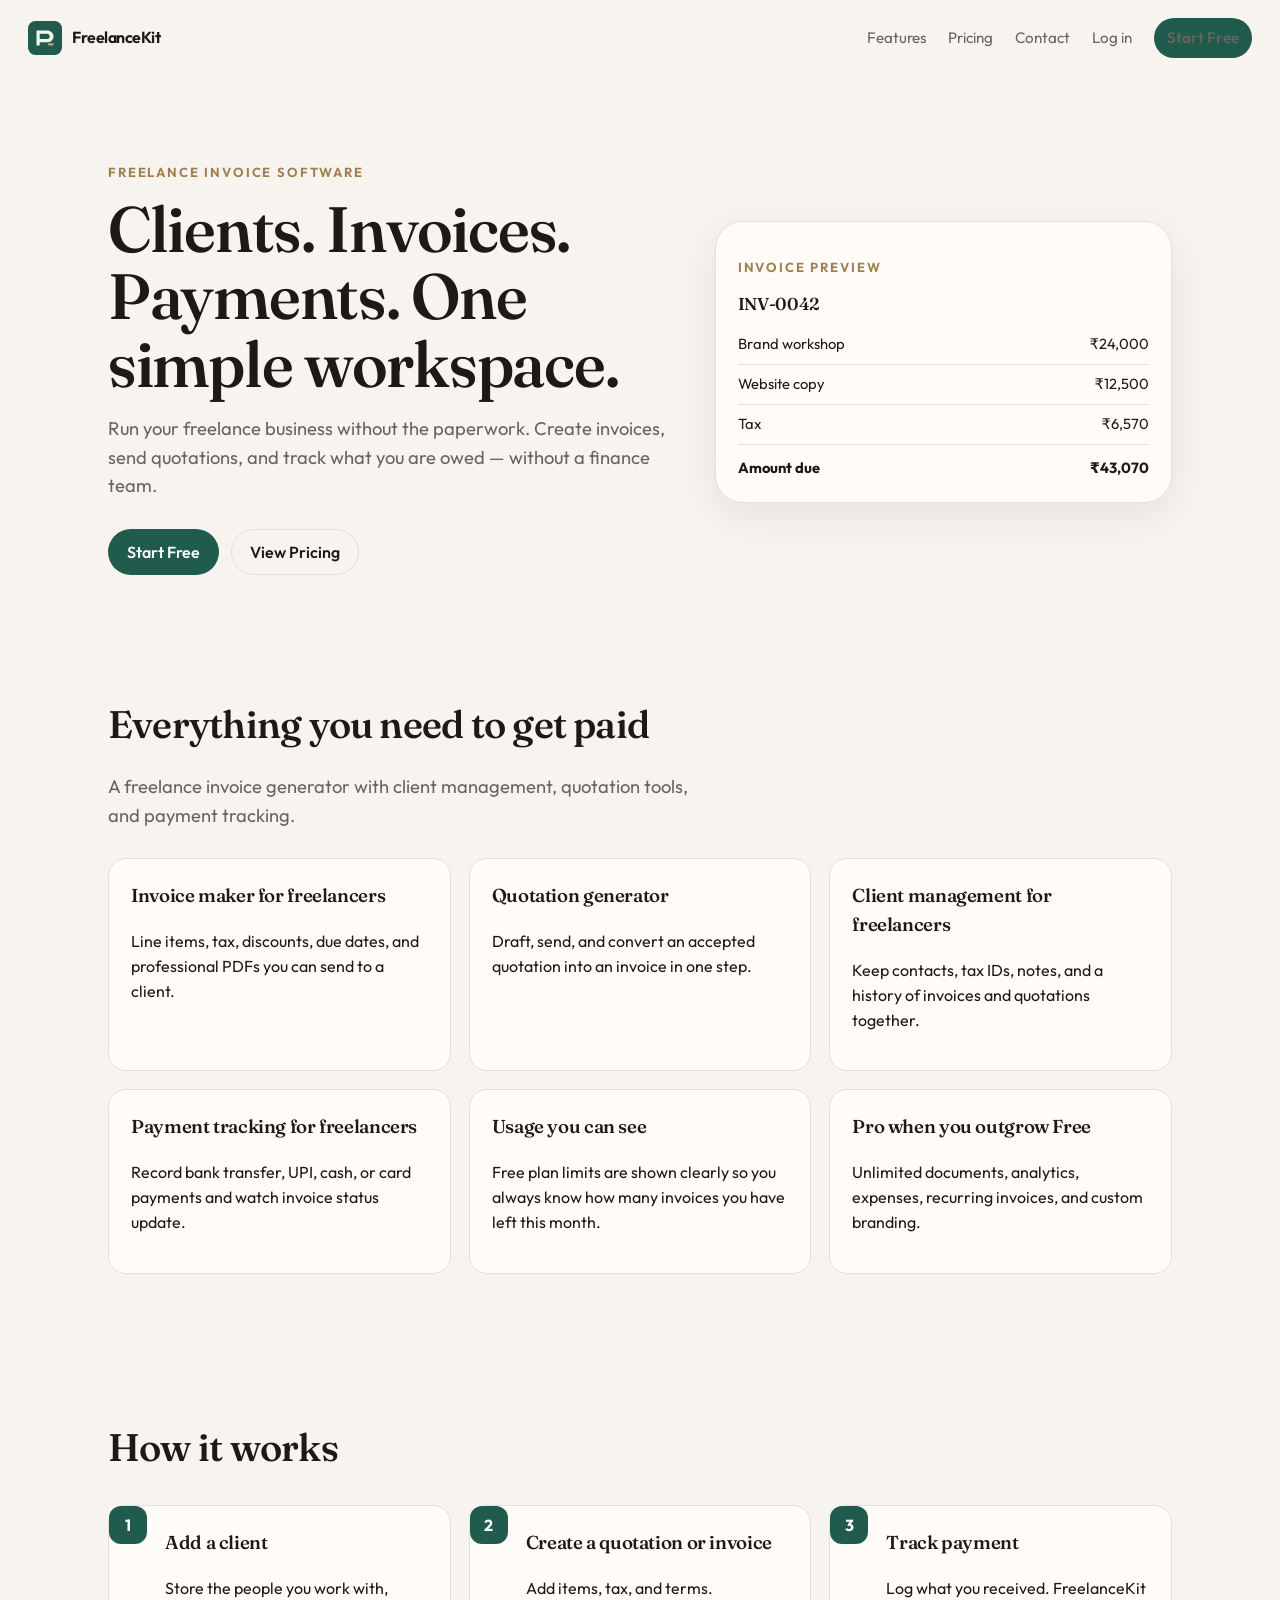
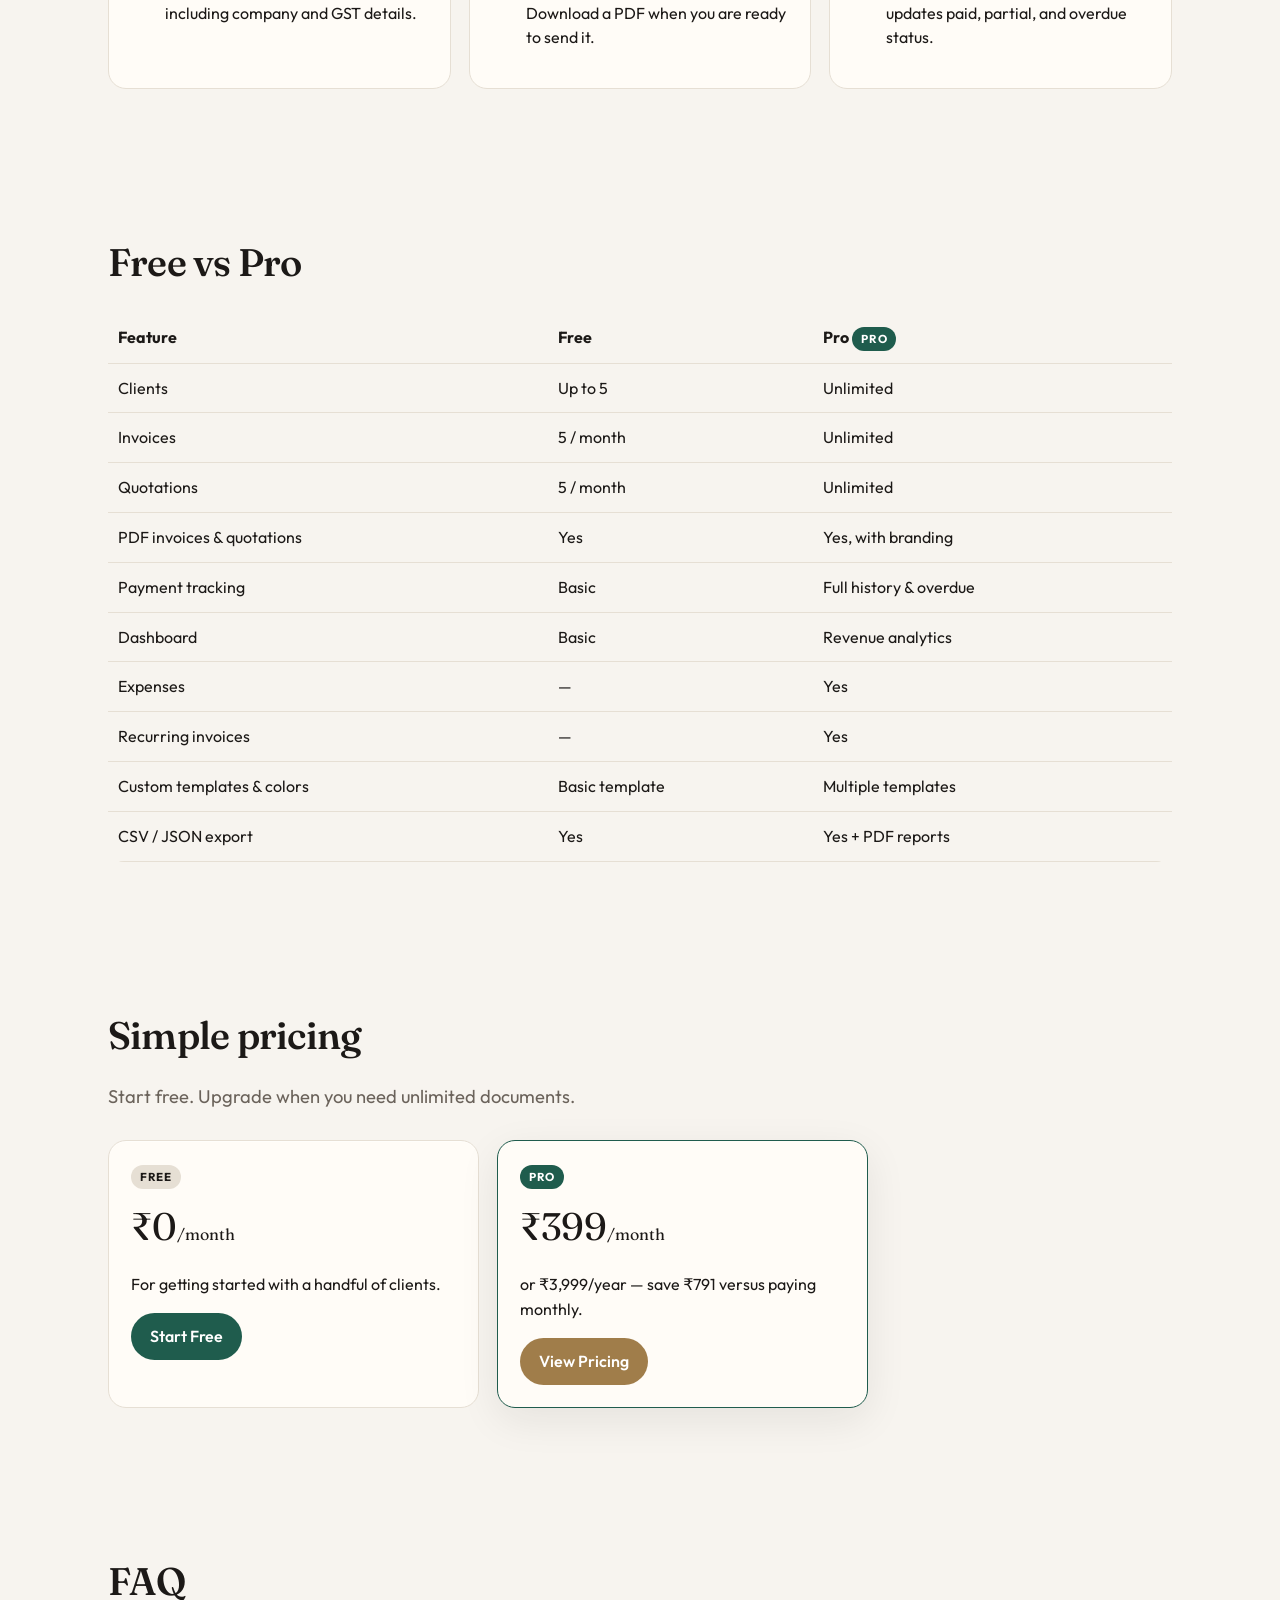
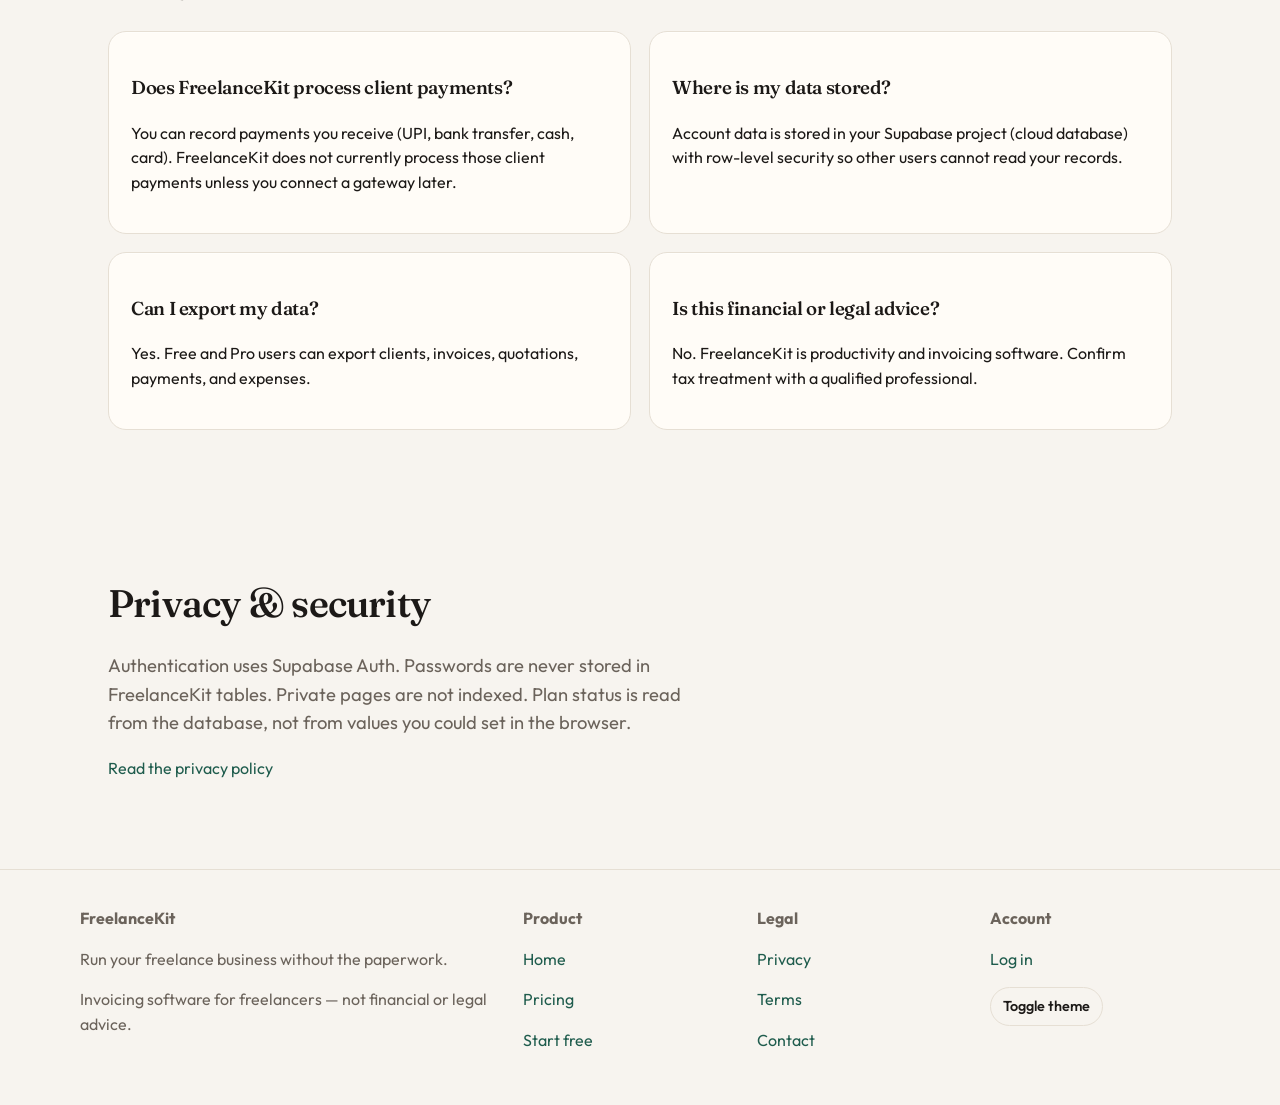
<file: index.html>
<!DOCTYPE html>
<html lang="en">
<head>
  <meta charset="UTF-8">
  <meta name="viewport" content="width=device-width, initial-scale=1">
  <title>FreelanceKit — Freelance invoice generator & client management</title>
  <meta name="description" content="FreelanceKit is invoice maker software for freelancers: quotations, invoices, payment tracking, and client management in one workspace.">
  <meta name="robots" content="index,follow">
  <meta property="og:title" content="FreelanceKit — Run your freelance business without the paperwork">
  <meta property="og:description" content="Clients, invoices, quotations and payment tracking for freelancers. Start free.">
  <meta property="og:type" content="website">
  <meta property="og:image" content="assets/favicon.svg">
  <link rel="icon" href="assets/favicon.svg" type="image/svg+xml">
  <link rel="manifest" href="manifest.json">
  <meta name="theme-color" content="#1F5C4D">
  <link rel="preconnect" href="https://fonts.googleapis.com">
  <link rel="preconnect" href="https://fonts.gstatic.com" crossorigin>
  <link href="https://fonts.googleapis.com/css2?family=Fraunces:opsz,wght@9..144,500;9..144,600&family=Outfit:wght@400;500;600;700&display=swap" rel="stylesheet">
  <link rel="stylesheet" href="style.css">
</head>
<body>
  <div id="header-slot"></div>
  <main id="main">
    <section class="hero">
      <div>
        <p class="eyebrow">Freelance invoice software</p>
        <h1>Clients. Invoices. Payments. One simple workspace.</h1>
        <p class="lede">Run your freelance business without the paperwork. Create invoices, send quotations, and track what you are owed — without a finance team.</p>
        <div class="hero-actions">
          <a class="btn" href="signup.html">Start Free</a>
          <a class="btn btn-ghost" href="pricing.html">View Pricing</a>
        </div>
      </div>
      <aside class="hero-card mini-invoice" aria-hidden="true">
        <p class="eyebrow">Invoice preview</p>
        <h3 class="serif" style="margin:8px 0">INV-0042</h3>
        <div class="mini-row"><span>Brand workshop</span><span>₹24,000</span></div>
        <div class="mini-row"><span>Website copy</span><span>₹12,500</span></div>
        <div class="mini-row"><span>Tax</span><span>₹6,570</span></div>
        <div class="mini-total"><span>Amount due</span><span>₹43,070</span></div>
      </aside>
    </section>

    <section class="section" id="features">
      <h2>Everything you need to get paid</h2>
      <p class="lede">A freelance invoice generator with client management, quotation tools, and payment tracking.</p>
      <div class="grid-3" style="margin-top:28px">
        <article class="feature"><h3>Invoice maker for freelancers</h3><p>Line items, tax, discounts, due dates, and professional PDFs you can send to a client.</p></article>
        <article class="feature"><h3>Quotation generator</h3><p>Draft, send, and convert an accepted quotation into an invoice in one step.</p></article>
        <article class="feature"><h3>Client management for freelancers</h3><p>Keep contacts, tax IDs, notes, and a history of invoices and quotations together.</p></article>
        <article class="feature"><h3>Payment tracking for freelancers</h3><p>Record bank transfer, UPI, cash, or card payments and watch invoice status update.</p></article>
        <article class="feature"><h3>Usage you can see</h3><p>Free plan limits are shown clearly so you always know how many invoices you have left this month.</p></article>
        <article class="feature"><h3>Pro when you outgrow Free</h3><p>Unlimited documents, analytics, expenses, recurring invoices, and custom branding.</p></article>
      </div>
    </section>

    <section class="section" id="how">
      <h2>How it works</h2>
      <div class="grid-3 steps" style="margin-top:28px">
        <article class="feature step"><h3>Add a client</h3><p>Store the people you work with, including company and GST details.</p></article>
        <article class="feature step"><h3>Create a quotation or invoice</h3><p>Add items, tax, and terms. Download a PDF when you are ready to send it.</p></article>
        <article class="feature step"><h3>Track payment</h3><p>Log what you received. FreelanceKit updates paid, partial, and overdue status.</p></article>
      </div>
    </section>

    <section class="section" id="compare">
      <h2>Free vs Pro</h2>
      <div class="table-wrap" style="margin-top:20px">
        <table class="cmp">
          <thead><tr><th>Feature</th><th>Free</th><th>Pro <span class="badge badge-pro">PRO</span></th></tr></thead>
          <tbody>
            <tr><td>Clients</td><td>Up to 5</td><td>Unlimited</td></tr>
            <tr><td>Invoices</td><td>5 / month</td><td>Unlimited</td></tr>
            <tr><td>Quotations</td><td>5 / month</td><td>Unlimited</td></tr>
            <tr><td>PDF invoices & quotations</td><td>Yes</td><td>Yes, with branding</td></tr>
            <tr><td>Payment tracking</td><td>Basic</td><td>Full history & overdue</td></tr>
            <tr><td>Dashboard</td><td>Basic</td><td>Revenue analytics</td></tr>
            <tr><td>Expenses</td><td>—</td><td>Yes</td></tr>
            <tr><td>Recurring invoices</td><td>—</td><td>Yes</td></tr>
            <tr><td>Custom templates & colors</td><td>Basic template</td><td>Multiple templates</td></tr>
            <tr><td>CSV / JSON export</td><td>Yes</td><td>Yes + PDF reports</td></tr>
          </tbody>
        </table>
      </div>
    </section>

    <section class="section" id="pricing">
      <h2>Simple pricing</h2>
      <p class="lede">Start free. Upgrade when you need unlimited documents.</p>
      <div class="grid-2" style="margin-top:28px;max-width:760px">
        <article class="price-card">
          <span class="badge badge-free">FREE</span>
          <div class="price">₹0<span style="font-size:1rem">/month</span></div>
          <p>For getting started with a handful of clients.</p>
          <a class="btn" href="signup.html">Start Free</a>
        </article>
        <article class="price-card featured">
          <span class="badge badge-pro">PRO</span>
          <div class="price">₹399<span style="font-size:1rem">/month</span></div>
          <p>or ₹3,999/year — save ₹791 versus paying monthly.</p>
          <a class="btn btn-gold" href="pricing.html">View Pricing</a>
        </article>
      </div>
    </section>

    <section class="section" id="faq">
      <h2>FAQ</h2>
      <div class="grid-2" style="margin-top:20px">
        <article class="faq"><h3>Does FreelanceKit process client payments?</h3><p>You can record payments you receive (UPI, bank transfer, cash, card). FreelanceKit does not currently process those client payments unless you connect a gateway later.</p></article>
        <article class="faq"><h3>Where is my data stored?</h3><p>Account data is stored in your Supabase project (cloud database) with row-level security so other users cannot read your records.</p></article>
        <article class="faq"><h3>Can I export my data?</h3><p>Yes. Free and Pro users can export clients, invoices, quotations, payments, and expenses.</p></article>
        <article class="faq"><h3>Is this financial or legal advice?</h3><p>No. FreelanceKit is productivity and invoicing software. Confirm tax treatment with a qualified professional.</p></article>
      </div>
    </section>

    <section class="section" id="privacy">
      <h2>Privacy & security</h2>
      <p class="lede">Authentication uses Supabase Auth. Passwords are never stored in FreelanceKit tables. Private pages are not indexed. Plan status is read from the database, not from values you could set in the browser.</p>
      <p><a href="privacy.html">Read the privacy policy</a></p>
    </section>
  </main>
  <div id="footer-slot"></div>
  <script src="config.js"></script>
  <script src="ui.js"></script>
  <script>
    FreelanceKit.ui.initTheme();
    document.getElementById("header-slot").innerHTML = FreelanceKit.ui.publicHeader();
    document.getElementById("footer-slot").innerHTML = FreelanceKit.ui.publicFooter();
    document.getElementById("theme-toggle")?.addEventListener("click", () => {
      const cur = document.documentElement.getAttribute("data-theme");
      FreelanceKit.ui.applyTheme(cur === "dark" ? "light" : "dark");
    });
    FreelanceKit.ui.registerPwa();
  </script>
</body>
</html>
</file>
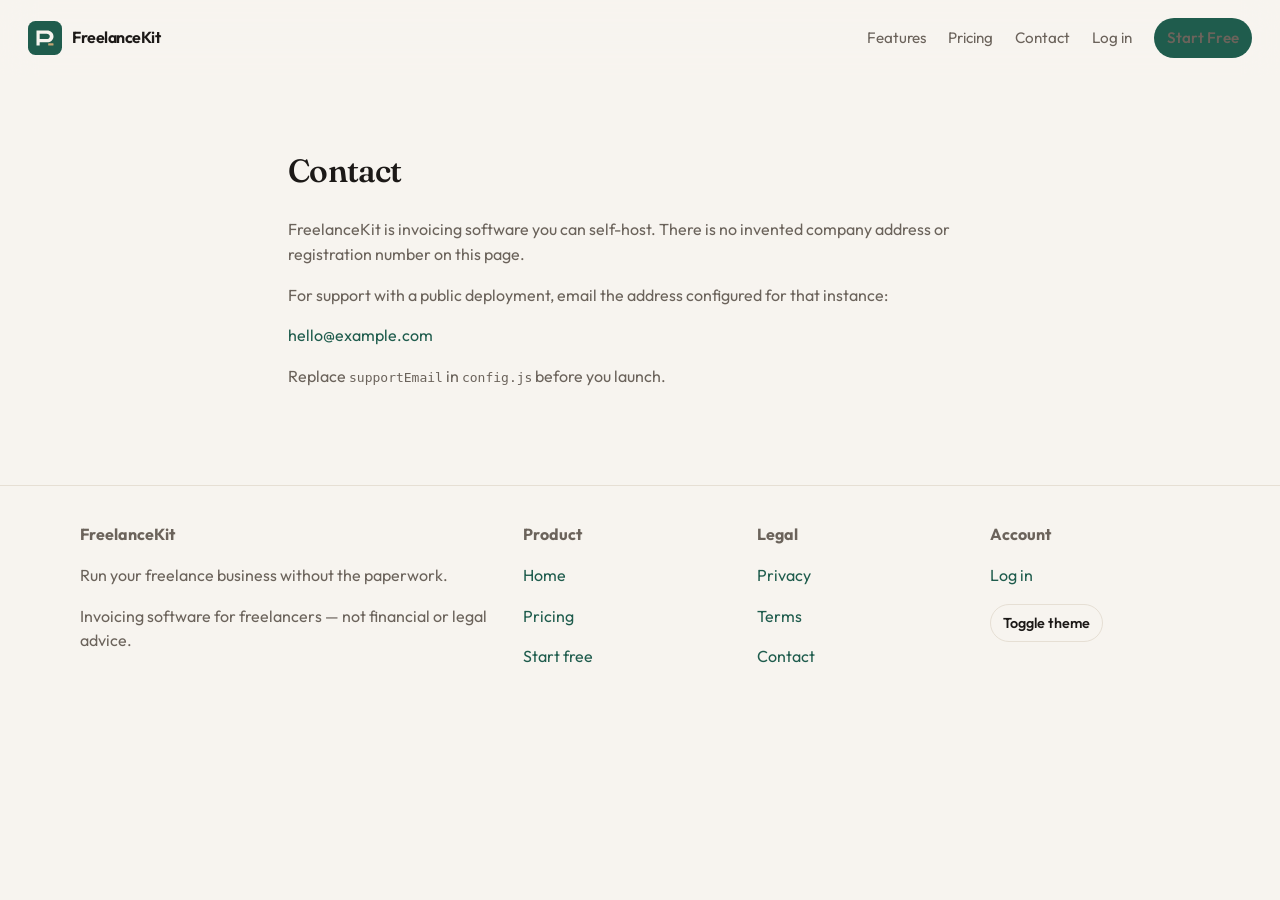
<file: contact.html>
<!DOCTYPE html>
<html lang="en">
<head>
  <meta charset="UTF-8">
  <meta name="viewport" content="width=device-width, initial-scale=1">
  <title>Contact — FreelanceKit</title>
  <meta name="description" content="Contact the operator of your FreelanceKit deployment.">
  <meta name="robots" content="index,follow">
  <link rel="icon" href="assets/favicon.svg" type="image/svg+xml">
  <link href="https://fonts.googleapis.com/css2?family=Fraunces:opsz,wght@9..144,560&family=Outfit:wght@400;600&display=swap" rel="stylesheet">
  <link rel="stylesheet" href="style.css">
</head>
<body>
  <div id="header-slot"></div>
  <main class="legal" id="main">
    <h1>Contact</h1>
    <p>FreelanceKit is invoicing software you can self-host. There is no invented company address or registration number on this page.</p>
    <p>For support with a public deployment, email the address configured for that instance:</p>
    <p><a id="mail" href="mailto:hello@example.com">hello@example.com</a></p>
    <p>Replace <code>supportEmail</code> in <code>config.js</code> before you launch.</p>
  </main>
  <div id="footer-slot"></div>
  <script src="config.js"></script>
  <script src="ui.js"></script>
  <script>
    FreelanceKit.ui.initTheme();
    document.getElementById("header-slot").innerHTML = FreelanceKit.ui.publicHeader();
    document.getElementById("footer-slot").innerHTML = FreelanceKit.ui.publicFooter();
    const email = FreelanceKit.config.supportEmail || "hello@example.com";
    const a = document.getElementById("mail");
    a.href = "mailto:" + email;
    a.textContent = email;
    document.getElementById("theme-toggle")?.addEventListener("click", () => {
      FreelanceKit.ui.applyTheme(document.documentElement.getAttribute("data-theme") === "dark" ? "light" : "dark");
    });
  </script>
</body>
</html>
</file>
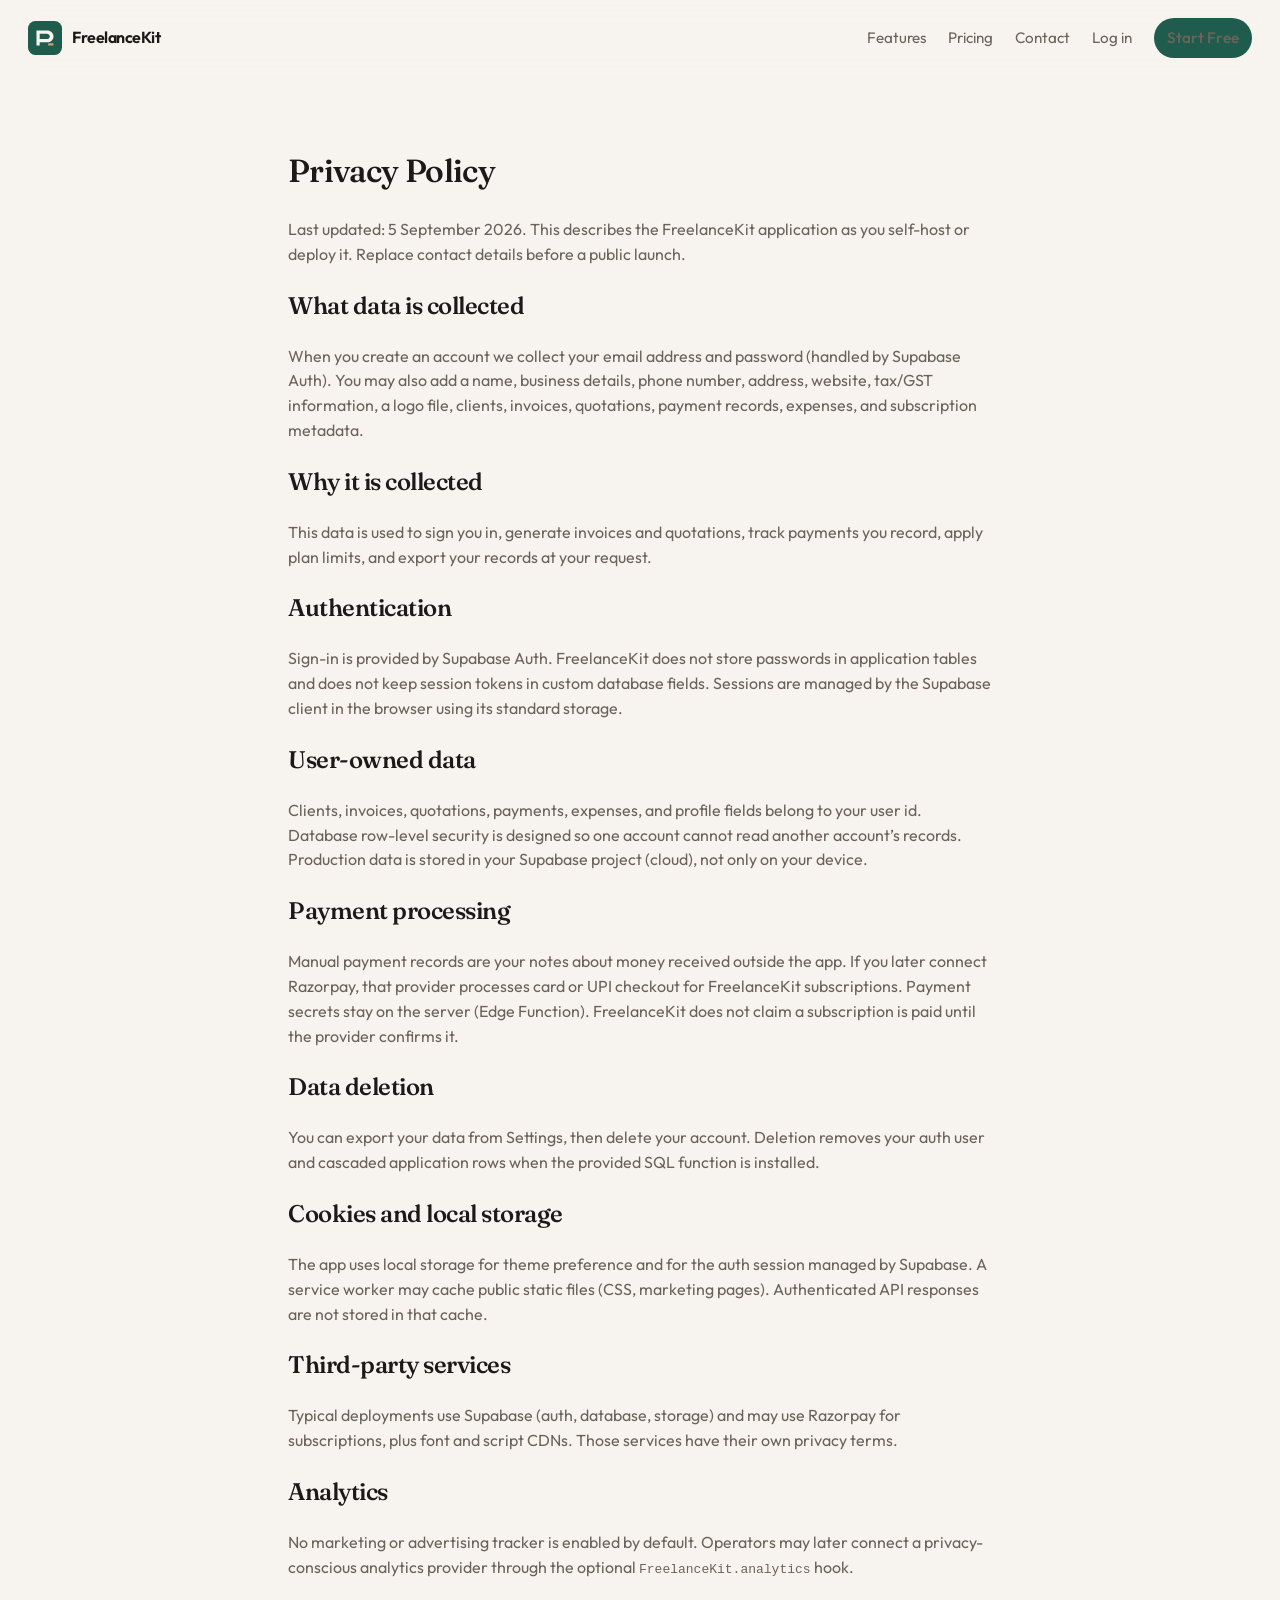
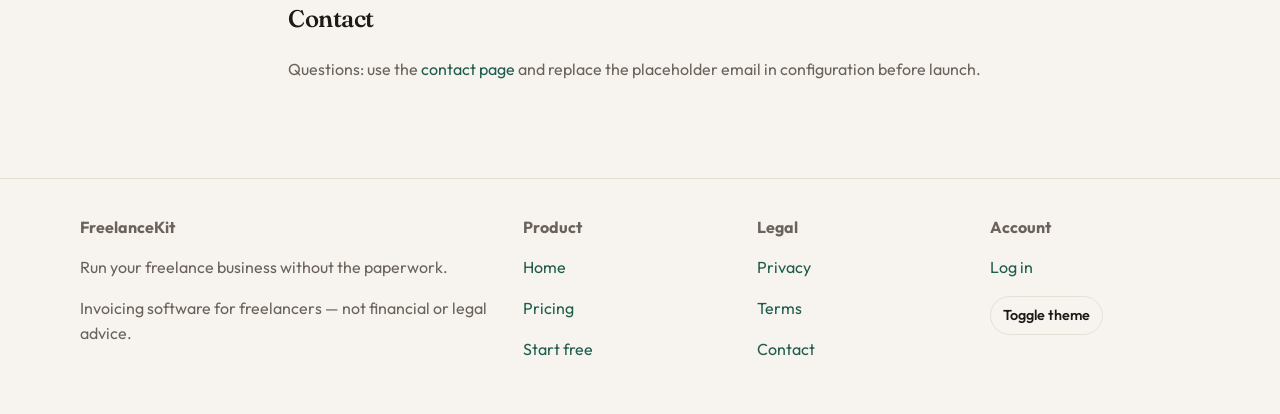
<file: privacy.html>
<!DOCTYPE html>
<html lang="en">
<head>
  <meta charset="UTF-8">
  <meta name="viewport" content="width=device-width, initial-scale=1">
  <title>Privacy Policy — FreelanceKit</title>
  <meta name="description" content="How FreelanceKit collects, stores, and deletes freelancer account and invoice data.">
  <meta name="robots" content="index,follow">
  <link rel="icon" href="assets/favicon.svg" type="image/svg+xml">
  <link href="https://fonts.googleapis.com/css2?family=Fraunces:opsz,wght@9..144,560&family=Outfit:wght@400;600&display=swap" rel="stylesheet">
  <link rel="stylesheet" href="style.css">
</head>
<body>
  <div id="header-slot"></div>
  <main class="legal" id="main">
    <h1>Privacy Policy</h1>
    <p>Last updated: 5 September 2026. This describes the FreelanceKit application as you self-host or deploy it. Replace contact details before a public launch.</p>
    <h2>What data is collected</h2>
    <p>When you create an account we collect your email address and password (handled by Supabase Auth). You may also add a name, business details, phone number, address, website, tax/GST information, a logo file, clients, invoices, quotations, payment records, expenses, and subscription metadata.</p>
    <h2>Why it is collected</h2>
    <p>This data is used to sign you in, generate invoices and quotations, track payments you record, apply plan limits, and export your records at your request.</p>
    <h2>Authentication</h2>
    <p>Sign-in is provided by Supabase Auth. FreelanceKit does not store passwords in application tables and does not keep session tokens in custom database fields. Sessions are managed by the Supabase client in the browser using its standard storage.</p>
    <h2>User-owned data</h2>
    <p>Clients, invoices, quotations, payments, expenses, and profile fields belong to your user id. Database row-level security is designed so one account cannot read another account’s records. Production data is stored in your Supabase project (cloud), not only on your device.</p>
    <h2>Payment processing</h2>
    <p>Manual payment records are your notes about money received outside the app. If you later connect Razorpay, that provider processes card or UPI checkout for FreelanceKit subscriptions. Payment secrets stay on the server (Edge Function). FreelanceKit does not claim a subscription is paid until the provider confirms it.</p>
    <h2>Data deletion</h2>
    <p>You can export your data from Settings, then delete your account. Deletion removes your auth user and cascaded application rows when the provided SQL function is installed.</p>
    <h2>Cookies and local storage</h2>
    <p>The app uses local storage for theme preference and for the auth session managed by Supabase. A service worker may cache public static files (CSS, marketing pages). Authenticated API responses are not stored in that cache.</p>
    <h2>Third-party services</h2>
    <p>Typical deployments use Supabase (auth, database, storage) and may use Razorpay for subscriptions, plus font and script CDNs. Those services have their own privacy terms.</p>
    <h2>Analytics</h2>
    <p>No marketing or advertising tracker is enabled by default. Operators may later connect a privacy-conscious analytics provider through the optional <code>FreelanceKit.analytics</code> hook.</p>
    <h2>Contact</h2>
    <p>Questions: use the <a href="contact.html">contact page</a> and replace the placeholder email in configuration before launch.</p>
  </main>
  <div id="footer-slot"></div>
  <script src="config.js"></script>
  <script src="ui.js"></script>
  <script>
    FreelanceKit.ui.initTheme();
    document.getElementById("header-slot").innerHTML = FreelanceKit.ui.publicHeader();
    document.getElementById("footer-slot").innerHTML = FreelanceKit.ui.publicFooter();
    document.getElementById("theme-toggle")?.addEventListener("click", () => {
      FreelanceKit.ui.applyTheme(document.documentElement.getAttribute("data-theme") === "dark" ? "light" : "dark");
    });
  </script>
</body>
</html>
</file>
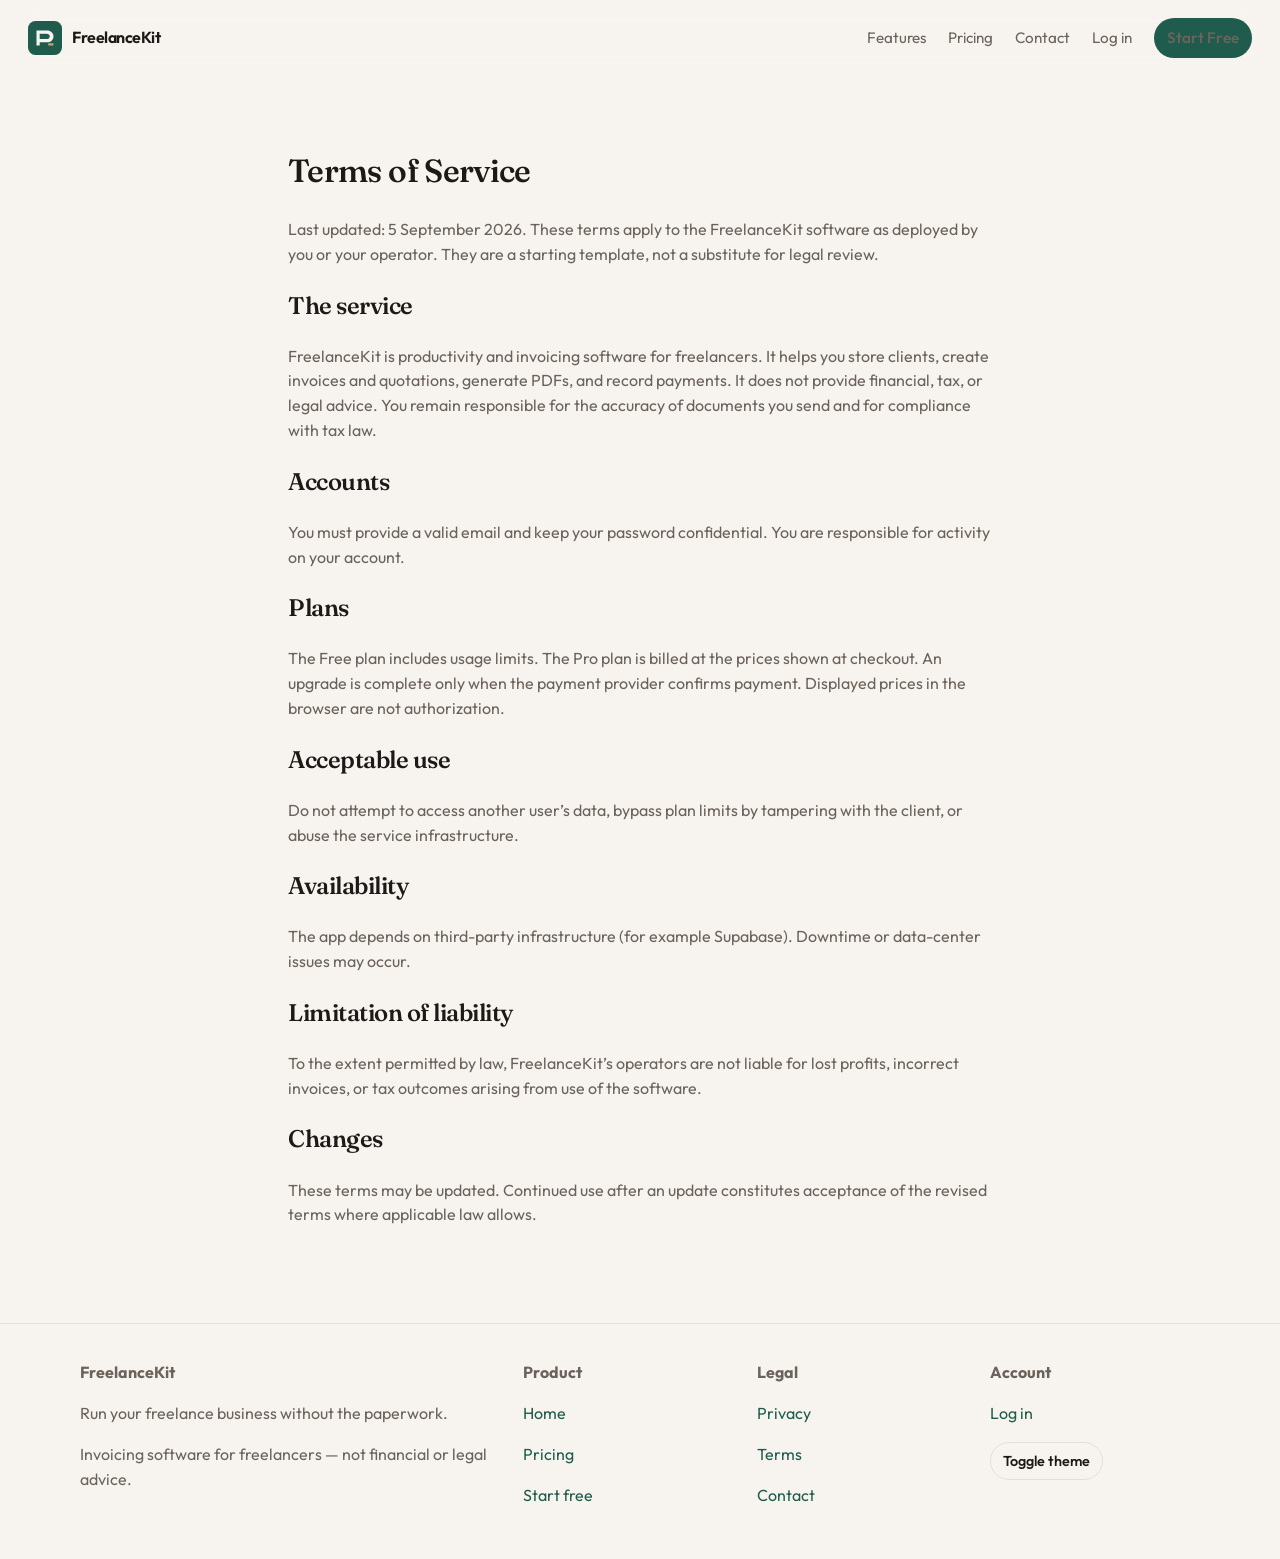
<file: terms.html>
<!DOCTYPE html>
<html lang="en">
<head>
  <meta charset="UTF-8">
  <meta name="viewport" content="width=device-width, initial-scale=1">
  <title>Terms of Service — FreelanceKit</title>
  <meta name="description" content="Terms of use for FreelanceKit invoicing software.">
  <meta name="robots" content="index,follow">
  <link rel="icon" href="assets/favicon.svg" type="image/svg+xml">
  <link href="https://fonts.googleapis.com/css2?family=Fraunces:opsz,wght@9..144,560&family=Outfit:wght@400;600&display=swap" rel="stylesheet">
  <link rel="stylesheet" href="style.css">
</head>
<body>
  <div id="header-slot"></div>
  <main class="legal" id="main">
    <h1>Terms of Service</h1>
    <p>Last updated: 5 September 2026. These terms apply to the FreelanceKit software as deployed by you or your operator. They are a starting template, not a substitute for legal review.</p>
    <h2>The service</h2>
    <p>FreelanceKit is productivity and invoicing software for freelancers. It helps you store clients, create invoices and quotations, generate PDFs, and record payments. It does not provide financial, tax, or legal advice. You remain responsible for the accuracy of documents you send and for compliance with tax law.</p>
    <h2>Accounts</h2>
    <p>You must provide a valid email and keep your password confidential. You are responsible for activity on your account.</p>
    <h2>Plans</h2>
    <p>The Free plan includes usage limits. The Pro plan is billed at the prices shown at checkout. An upgrade is complete only when the payment provider confirms payment. Displayed prices in the browser are not authorization.</p>
    <h2>Acceptable use</h2>
    <p>Do not attempt to access another user’s data, bypass plan limits by tampering with the client, or abuse the service infrastructure.</p>
    <h2>Availability</h2>
    <p>The app depends on third-party infrastructure (for example Supabase). Downtime or data-center issues may occur.</p>
    <h2>Limitation of liability</h2>
    <p>To the extent permitted by law, FreelanceKit’s operators are not liable for lost profits, incorrect invoices, or tax outcomes arising from use of the software.</p>
    <h2>Changes</h2>
    <p>These terms may be updated. Continued use after an update constitutes acceptance of the revised terms where applicable law allows.</p>
  </main>
  <div id="footer-slot"></div>
  <script src="config.js"></script>
  <script src="ui.js"></script>
  <script>
    FreelanceKit.ui.initTheme();
    document.getElementById("header-slot").innerHTML = FreelanceKit.ui.publicHeader();
    document.getElementById("footer-slot").innerHTML = FreelanceKit.ui.publicFooter();
    document.getElementById("theme-toggle")?.addEventListener("click", () => {
      FreelanceKit.ui.applyTheme(document.documentElement.getAttribute("data-theme") === "dark" ? "light" : "dark");
    });
  </script>
</body>
</html>
</file>
<file: style.css>
:root {
  --ink: #1c1917;
  --muted: #6b635b;
  --line: #e6dfd4;
  --paper: #f7f4ef;
  --card: #fffcf7;
  --forest: #1f5c4d;
  --forest-2: #16473b;
  --moss: #3d8f78;
  --gold: #c4a574;
  --gold-2: #a07d4a;
  --danger: #b42318;
  --warn: #b54708;
  --ok: #067647;
  --shadow: 0 12px 40px rgba(28, 25, 23, 0.08);
  --radius: 18px;
  --nav: 260px;
  --sans: "Outfit", system-ui, sans-serif;
  --serif: "Fraunces", Georgia, serif;
  color-scheme: light;
}

html[data-theme="dark"] {
  --ink: #f3eee6;
  --muted: #b7aea3;
  --line: #2c2824;
  --paper: #121110;
  --card: #1a1816;
  --forest: #4fb89a;
  --forest-2: #3d9b84;
  --moss: #7dccb4;
  --gold: #d4b68a;
  --gold-2: #c4a574;
  --danger: #f97066;
  --warn: #f79009;
  --ok: #75e0a7;
  --shadow: 0 12px 40px rgba(0, 0, 0, 0.35);
  color-scheme: dark;
}

*,
*::before,
*::after { box-sizing: border-box; }

html, body { margin: 0; min-height: 100%; }

body {
  font-family: var(--sans);
  background: var(--paper);
  color: var(--ink);
  line-height: 1.55;
}

img { max-width: 100%; }
a { color: var(--forest); text-decoration: none; }
a:hover { text-decoration: underline; }
button, input, select, textarea { font: inherit; color: inherit; }

h1, h2, h3, .serif { font-family: var(--serif); font-weight: 560; letter-spacing: -0.02em; }

.skip-link {
  position: absolute;
  left: -999px;
  top: 8px;
}
.skip-link:focus { left: 8px; background: var(--card); padding: 8px 12px; z-index: 80; }

/* Public marketing */
.public-header {
  display: flex;
  align-items: center;
  justify-content: space-between;
  gap: 16px;
  padding: 18px 28px;
  position: sticky;
  top: 0;
  z-index: 30;
  background: color-mix(in srgb, var(--paper) 88%, transparent);
  backdrop-filter: blur(16px);
  border-bottom: 1px solid transparent;
}
.public-header.is-scrolled { border-bottom-color: var(--line); }
.public-header { position: sticky; }
.brand {
  display: flex;
  align-items: center;
  gap: 10px;
  color: inherit;
  font-weight: 650;
  letter-spacing: -0.03em;
}
.brand:hover { text-decoration: none; }
.brand-mark {
  width: 34px;
  height: 34px;
}
.nav-links { display: flex; gap: 22px; align-items: center; }
.nav-links a { color: var(--muted); font-size: 0.95rem; }
.nav-links a:hover { color: var(--ink); text-decoration: none; }

.btn {
  display: inline-flex;
  align-items: center;
  justify-content: center;
  gap: 8px;
  border: 1px solid transparent;
  border-radius: 999px;
  padding: 10px 18px;
  background: var(--forest);
  color: #fff;
  cursor: pointer;
  font-weight: 560;
  transition: transform 0.15s ease, background 0.15s ease, box-shadow 0.15s ease;
  text-decoration: none;
}
html[data-theme="dark"] .btn { color: #121110; }
.btn:hover { text-decoration: none; transform: translateY(-1px); }
.btn-ghost {
  background: transparent;
  color: var(--ink);
  border-color: var(--line);
}
html[data-theme="dark"] .btn-ghost { color: var(--ink); }
.btn-gold { background: var(--gold-2); color: #fff; }
.btn-danger { background: var(--danger); color: #fff; }
.btn-sm { padding: 7px 12px; font-size: 0.9rem; }
.btn:disabled { opacity: 0.55; cursor: not-allowed; transform: none; }

.hero {
  padding: 72px 28px 48px;
  max-width: 1120px;
  margin: 0 auto;
  display: grid;
  grid-template-columns: 1.1fr 0.9fr;
  gap: 48px;
  align-items: center;
}
.eyebrow {
  color: var(--gold-2);
  font-weight: 650;
  font-size: 0.82rem;
  letter-spacing: 0.14em;
  text-transform: uppercase;
}
.hero h1 {
  font-size: clamp(2.4rem, 5vw, 4.2rem);
  line-height: 1.05;
  margin: 12px 0 16px;
}
.lede { font-size: 1.15rem; color: var(--muted); max-width: 38rem; }
.hero-actions { display: flex; gap: 12px; flex-wrap: wrap; margin-top: 28px; }
.hero-card {
  background: var(--card);
  border: 1px solid var(--line);
  border-radius: 28px;
  box-shadow: var(--shadow);
  padding: 22px;
}
.mini-invoice { font-size: 0.92rem; }
.mini-row { display: flex; justify-content: space-between; padding: 8px 0; border-bottom: 1px solid var(--line); }
.mini-total { display: flex; justify-content: space-between; padding-top: 12px; font-weight: 700; }

.section { padding: 72px 28px; max-width: 1120px; margin: 0 auto; }
.section h2 { font-size: clamp(1.8rem, 3vw, 2.6rem); margin: 0 0 12px; }
.grid-3, .grid-2 { display: grid; gap: 18px; }
.grid-3 { grid-template-columns: repeat(3, 1fr); }
.grid-2 { grid-template-columns: repeat(2, 1fr); }
.card, .feature, .faq, .price-card {
  background: var(--card);
  border: 1px solid var(--line);
  border-radius: var(--radius);
  padding: 22px;
  box-shadow: 0 1px 0 rgba(255,255,255,0.4) inset;
}
.feature h3 { margin-top: 0; }
.steps { counter-reset: step; }
.step { position: relative; padding-left: 56px; }
.step::before {
  counter-increment: step;
  content: counter(step);
  position: absolute;
  left: 0; top: 0;
  width: 38px; height: 38px;
  border-radius: 12px;
  background: var(--forest);
  color: #fff;
  display: grid; place-items: center;
  font-weight: 700;
}
html[data-theme="dark"] .step::before { color: #121110; }

.cmp { width: 100%; border-collapse: collapse; }
.cmp th, .cmp td { text-align: left; padding: 12px 10px; border-bottom: 1px solid var(--line); }
.price-card.featured { border-color: var(--forest); box-shadow: var(--shadow); }
.price { font-size: 2.4rem; font-family: var(--serif); margin: 8px 0; }
.badge {
  display: inline-flex;
  align-items: center;
  border-radius: 999px;
  padding: 3px 9px;
  font-size: 0.72rem;
  font-weight: 700;
  letter-spacing: 0.06em;
  background: var(--gold);
  color: #1c1917;
}
.badge-pro { background: var(--forest); color: #fff; }
html[data-theme="dark"] .badge-pro { color: #121110; }
.badge-free { background: var(--line); color: var(--ink); }
.badge-status { background: color-mix(in srgb, var(--moss) 20%, var(--card)); color: var(--forest-2); }
.badge-warn { background: color-mix(in srgb, var(--warn) 16%, var(--card)); color: var(--warn); }
.badge-danger { background: color-mix(in srgb, var(--danger) 14%, var(--card)); color: var(--danger); }

.site-footer {
  border-top: 1px solid var(--line);
  padding: 36px 28px;
  color: var(--muted);
}
.footer-grid { max-width: 1120px; margin: 0 auto; display: grid; grid-template-columns: 2fr 1fr 1fr 1fr; gap: 24px; }
.legal { max-width: 760px; margin: 0 auto; padding: 48px 28px 80px; }
.legal p, .legal li { color: var(--muted); }

/* App shell */
.app {
  display: grid;
  grid-template-columns: var(--nav) 1fr;
  min-height: 100vh;
}
.sidebar {
  background: var(--card);
  border-right: 1px solid var(--line);
  padding: 20px 14px;
  display: flex;
  flex-direction: column;
  gap: 8px;
  position: sticky;
  top: 0;
  height: 100vh;
}
.side-nav a, .side-nav button.linkish {
  display: flex;
  align-items: center;
  gap: 10px;
  padding: 10px 12px;
  border-radius: 12px;
  color: var(--muted);
  border: 0;
  background: none;
  width: 100%;
  text-align: left;
  cursor: pointer;
}
.side-nav a:hover, .side-nav a.active { background: color-mix(in srgb, var(--forest) 10%, var(--card)); color: var(--ink); text-decoration: none; }
.usage-box { margin-top: auto; padding: 12px; border: 1px dashed var(--line); border-radius: 14px; font-size: 0.85rem; }
.usage-row { display: flex; justify-content: space-between; margin: 6px 0; }
.meter { height: 6px; background: var(--line); border-radius: 99px; overflow: hidden; }
.meter > span { display: block; height: 100%; background: var(--forest); }

.main { padding: 22px 24px 48px; min-width: 0; }
.topbar { display: flex; justify-content: space-between; align-items: center; gap: 12px; margin-bottom: 22px; }
.page-title { margin: 0; font-size: 1.85rem; }
.stats { display: grid; grid-template-columns: repeat(4, 1fr); gap: 14px; }
.stat { background: var(--card); border: 1px solid var(--line); border-radius: 16px; padding: 16px; }
.stat .label { color: var(--muted); font-size: 0.82rem; }
.stat .value { font-family: var(--serif); font-size: 1.55rem; margin-top: 6px; }

.toolbar { display: flex; gap: 10px; flex-wrap: wrap; align-items: center; margin: 8px 0 16px; }
.search {
  flex: 1;
  min-width: 180px;
  border: 1px solid var(--line);
  background: var(--card);
  border-radius: 12px;
  padding: 10px 12px;
}

table.data { width: 100%; border-collapse: collapse; background: var(--card); border: 1px solid var(--line); border-radius: 16px; overflow: hidden; }
table.data th, table.data td { padding: 12px 14px; text-align: left; border-bottom: 1px solid var(--line); font-size: 0.94rem; }
table.data th { color: var(--muted); font-weight: 560; font-size: 0.8rem; text-transform: uppercase; letter-spacing: 0.04em; }
.table-wrap { overflow-x: auto; border-radius: 16px; }

.form-grid { display: grid; grid-template-columns: 1fr 1fr; gap: 12px; }
.form-grid .full { grid-column: 1 / -1; }
label { display: block; font-size: 0.85rem; color: var(--muted); margin-bottom: 4px; }
input, select, textarea {
  width: 100%;
  border: 1px solid var(--line);
  background: var(--card);
  border-radius: 12px;
  padding: 10px 12px;
}
textarea { min-height: 90px; resize: vertical; }
.help { color: var(--muted); font-size: 0.85rem; }

.empty {
  text-align: center;
  padding: 48px 20px;
  border: 1px dashed var(--line);
  border-radius: 20px;
  background: var(--card);
}
.empty h3 { margin-bottom: 8px; }

.modal-backdrop {
  position: fixed;
  inset: 0;
  background: rgba(18, 17, 16, 0.46);
  display: grid;
  place-items: center;
  z-index: 60;
  padding: 16px;
}
.modal {
  width: min(720px, 100%);
  max-height: 90vh;
  overflow: auto;
  background: var(--card);
  border-radius: 20px;
  padding: 22px;
  border: 1px solid var(--line);
}
.modal.wide { width: min(980px, 100%); }
.upgrade-modal { text-align: center; padding: 32px 24px; }
.upgrade-modal h2 { margin-top: 8px; }

.toasts {
  position: fixed;
  right: 16px;
  bottom: 16px;
  display: flex;
  flex-direction: column;
  gap: 8px;
  z-index: 80;
}
.toast {
  background: var(--ink);
  color: var(--paper);
  padding: 12px 14px;
  border-radius: 12px;
  min-width: 240px;
  box-shadow: var(--shadow);
}
.toast.error { background: var(--danger); color: #fff; }

.chart-grid { display: grid; grid-template-columns: 1.2fr 0.8fr; gap: 16px; margin-top: 18px; }
.chart-card { min-height: 280px; }

.items-table input { padding: 8px; }
.totals { margin-left: auto; width: min(320px, 100%); }
.totals div { display: flex; justify-content: space-between; padding: 6px 0; }
.preview-sheet {
  background: #fff;
  color: #1c1917;
  padding: 28px;
  border-radius: 12px;
  min-height: 360px;
}
.mobile-toggle, .sidebar-close { display: none; }

.auth-wrap {
  min-height: 100vh;
  display: grid;
  place-items: center;
  padding: 24px;
}
.auth-card { width: min(420px, 100%); }

.pro-lock { opacity: 0.72; }
.settings-nav { display: flex; gap: 8px; flex-wrap: wrap; margin-bottom: 16px; }
.settings-nav button { border-radius: 999px; }

.help.error { color: var(--danger); }

@media (max-width: 980px) {
  .hero, .grid-3, .stats, .chart-grid, .footer-grid, .form-grid { grid-template-columns: 1fr; }
  .grid-2 { grid-template-columns: 1fr; }
  .app { grid-template-columns: 1fr; }
  .sidebar {
    position: fixed;
    inset: 0 auto 0 0;
    width: min(86vw, 300px);
    transform: translateX(-110%);
    transition: transform 0.2s ease;
    z-index: 50;
    height: 100%;
  }
  .sidebar.open { transform: none; }
  .mobile-toggle, .sidebar-close { display: inline-flex; }
  .nav-links.public { display: none; }
  .nav-links.public.open-mobile {
    display: flex;
    flex-direction: column;
    position: absolute;
    right: 16px;
    top: 64px;
    background: var(--card);
    padding: 16px;
    border: 1px solid var(--line);
    border-radius: 16px;
    z-index: 40;
    min-width: 200px;
  }
  .public-header { position: relative; }
  .public-header .menu-public { display: inline-flex; }
}

@media print {
  .sidebar, .topbar, .toolbar, .btn, .toasts, .mobile-toggle { display: none !important; }
  .app { display: block; }
  body { background: #fff; }
}
</file>
